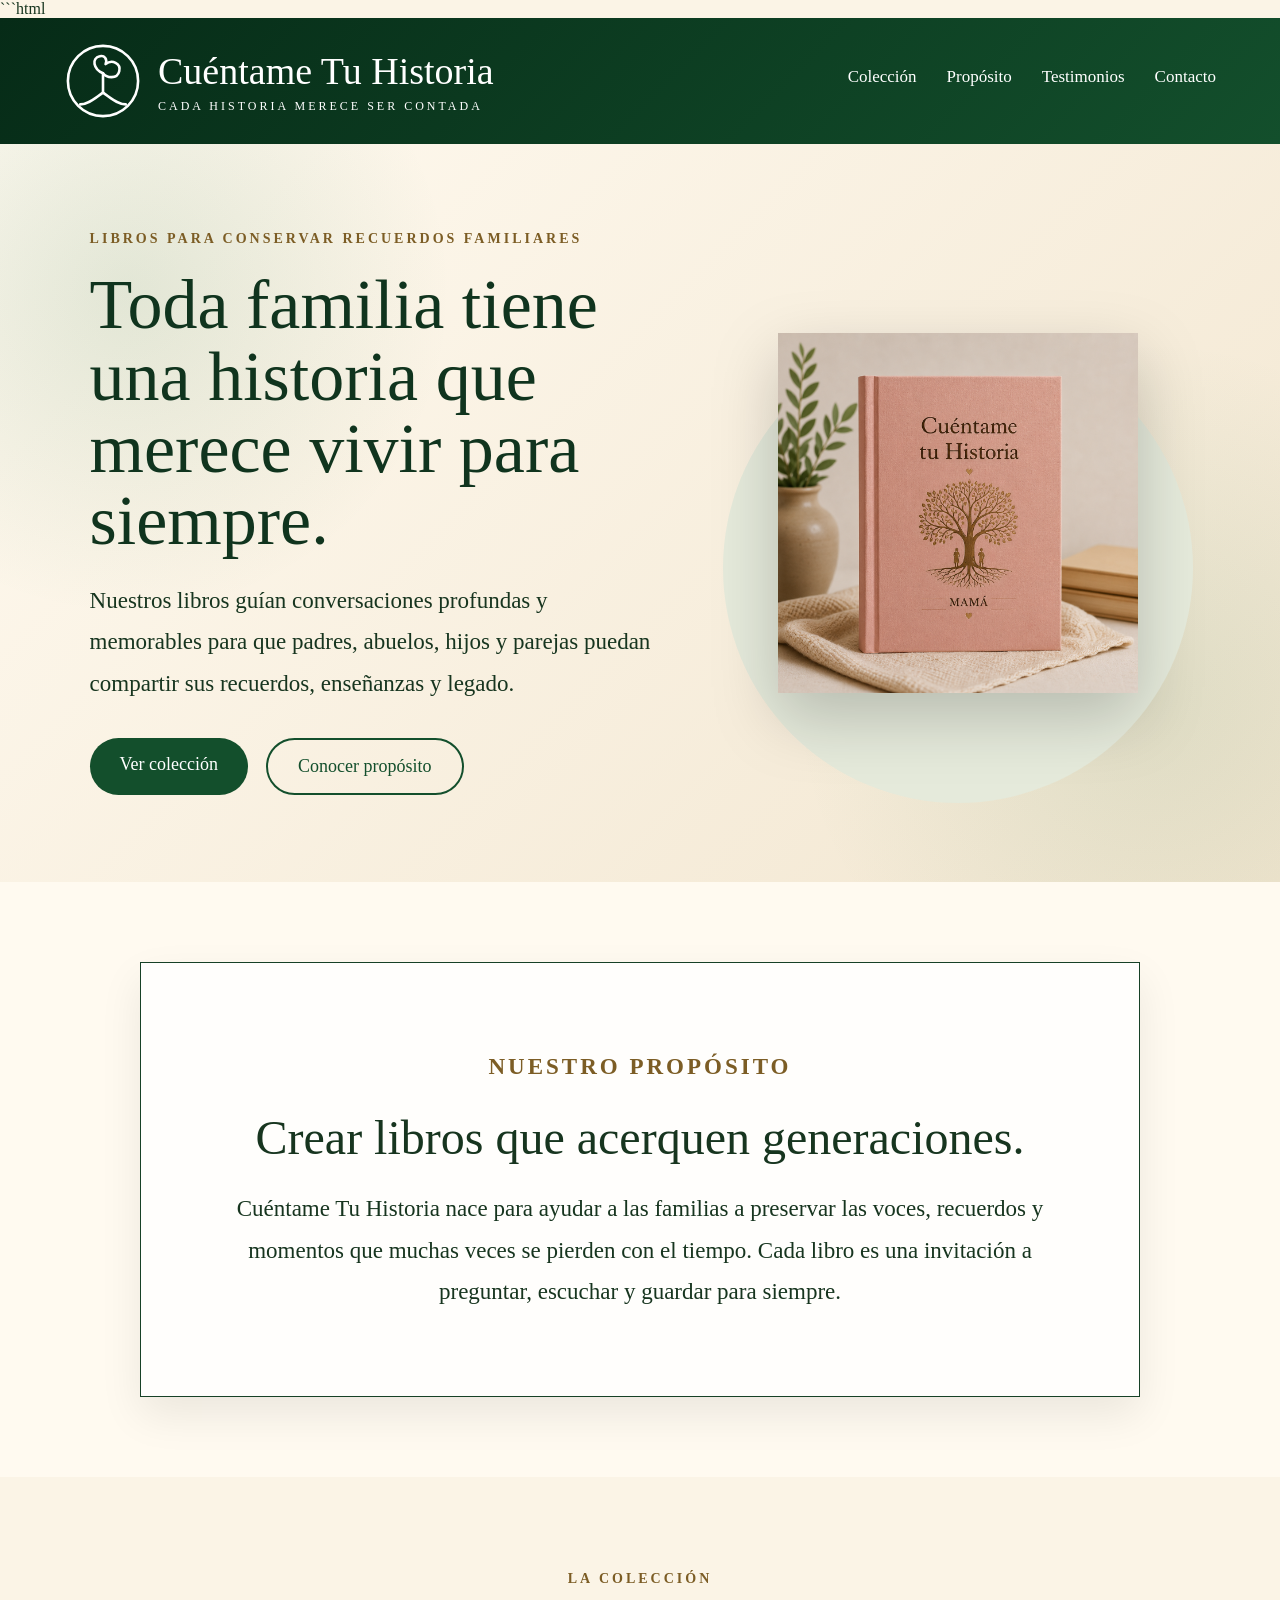
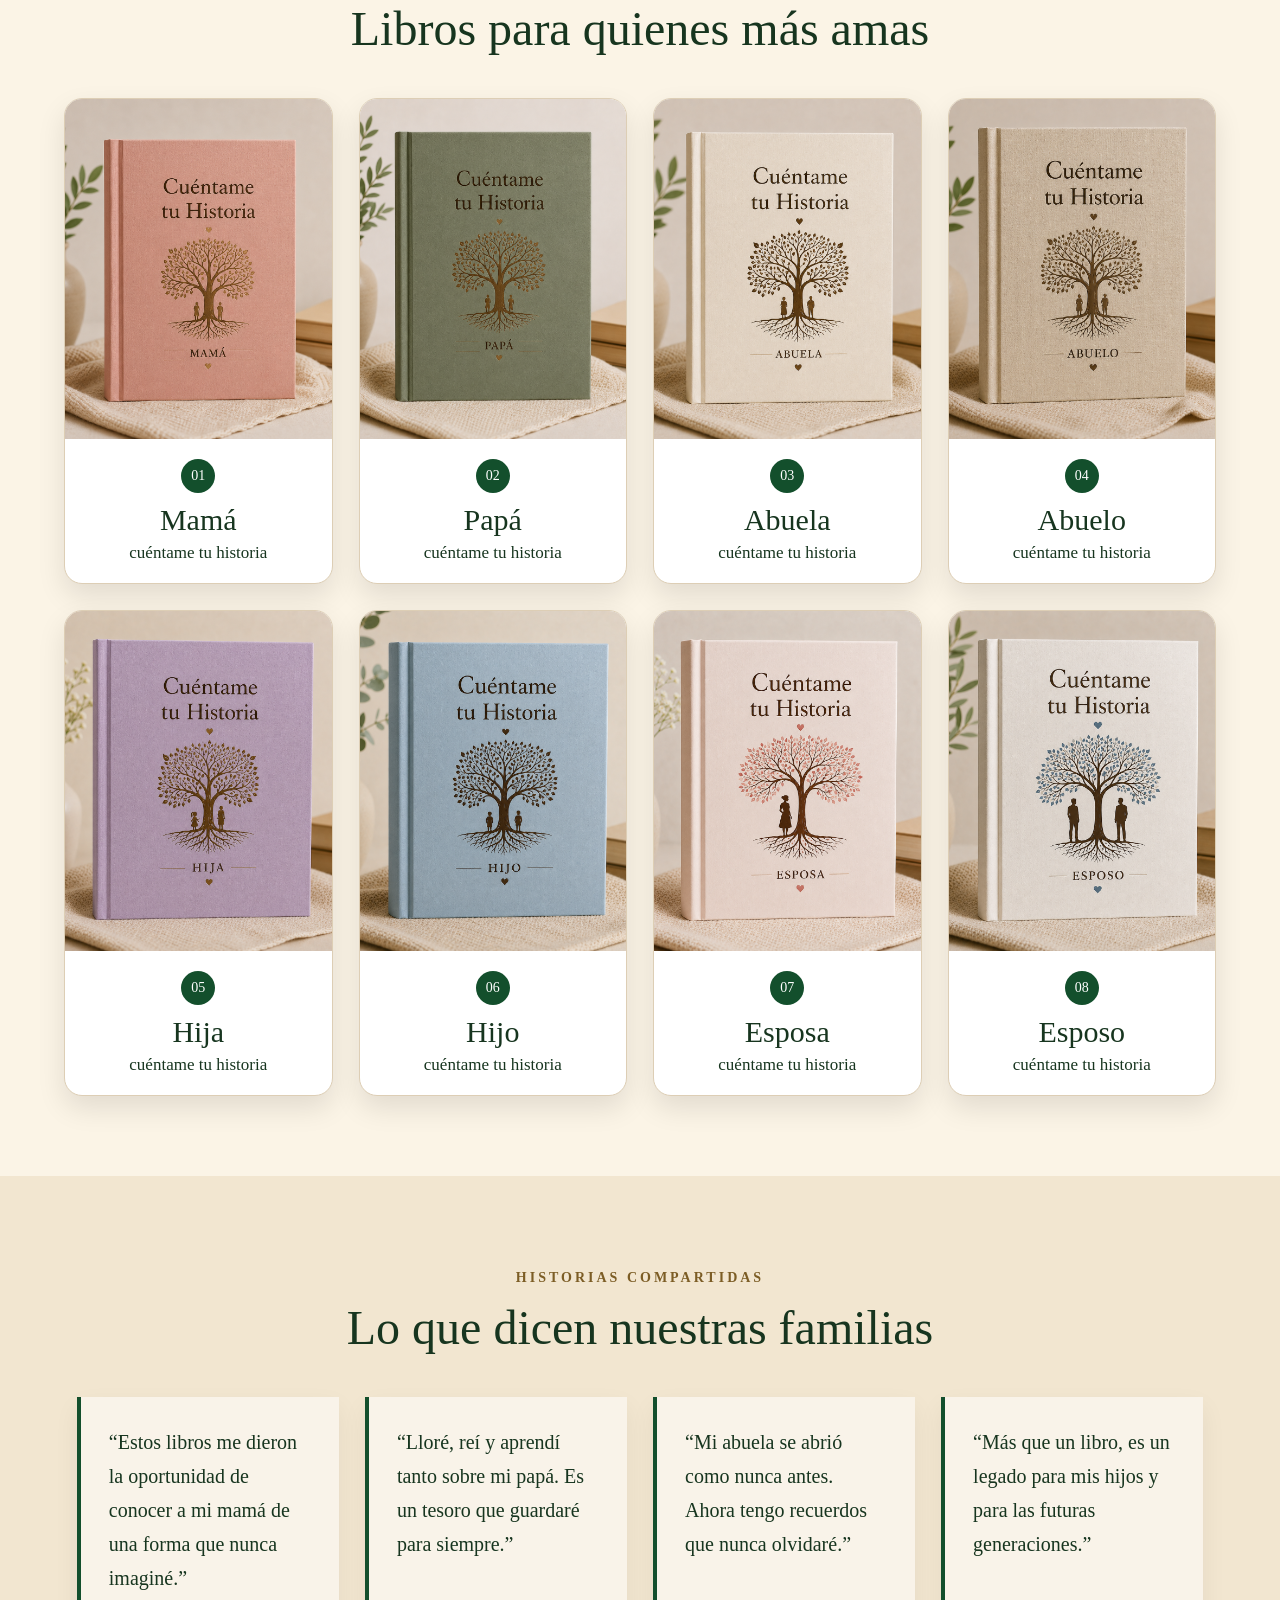
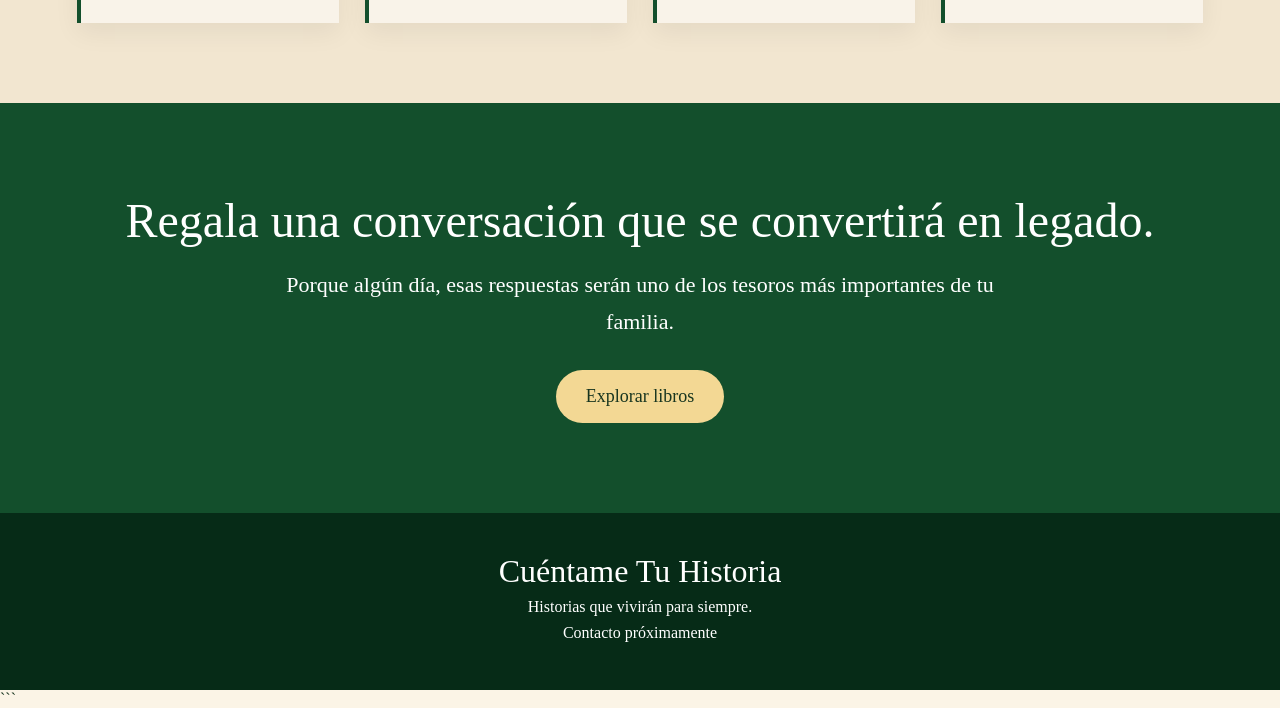
<file: index.html>
```html
<!DOCTYPE html>
<html lang="es">
<head>
  <meta charset="UTF-8">
  <meta name="viewport" content="width=device-width, initial-scale=1.0">

  <title>Cuéntame Tu Historia</title>

  <link rel="stylesheet" href="style.css">

<link rel="icon" type="image/svg+xml" href="data:image/svg+xml,%3Csvg xmlns='http://www.w3.org/2000/svg' viewBox='0 0 100 100'%3E%3Ctext y='.9em' font-size='90'%3E🌳%3C/text%3E%3C/svg%3E">

</head>

<body>

<header class="site-header">

  <a href="#inicio" class="brand">

    <div class="brand-mark">
      <svg viewBox="0 0 120 120" aria-hidden="true">
        <circle cx="60" cy="60" r="54"></circle>
        <path d="M60 78V48"></path>
        <path d="M60 48C45 42 42 25 55 22C62 20 67 26 64 34C74 26 88 33 85 45C82 58 65 55 60 48Z"></path>
        <path d="M60 78C48 86 38 96 25 96"></path>
        <path d="M60 78C72 86 82 96 95 96"></path>
      </svg>
    </div>

    <div class="brand-copy">
      <h1>Cuéntame Tu Historia</h1>
      <p>Cada historia merece ser contada</p>
    </div>

  </a>

  <nav class="main-nav">
    <a href="#coleccion">Colección</a>
    <a href="#proposito">Propósito</a>
    <a href="#testimonios">Testimonios</a>
    <a href="#contacto">Contacto</a>
  </nav>

</header>

<main id="inicio">

  <section class="hero">

    <div class="hero-copy">

      <span>Libros para conservar recuerdos familiares</span>

      <h2>
        Toda familia tiene una historia que merece vivir para siempre.
      </h2>

      <p>
        Nuestros libros guían conversaciones profundas y memorables para que padres,
        abuelos, hijos y parejas puedan compartir sus recuerdos, enseñanzas y legado.
      </p>

      <div class="hero-actions">
        <a href="#coleccion" class="btn primary">Ver colección</a>
        <a href="#proposito" class="btn secondary">Conocer propósito</a>
      </div>

    </div>

    <div class="hero-visual">
      <img
        src="images/Mami Cuentame Tu Historia.png"
        alt="Libro Mamá Cuéntame Tu Historia">
    </div>

  </section>

  <section id="proposito" class="story-section">

    <div class="story-card">

      <p class="eyebrow">Nuestro propósito</p>

      <h2>Crear libros que acerquen generaciones.</h2>

      <p>
        Cuéntame Tu Historia nace para ayudar a las familias a preservar las voces,
        recuerdos y momentos que muchas veces se pierden con el tiempo. Cada libro
        es una invitación a preguntar, escuchar y guardar para siempre.
      </p>

    </div>

  </section>

  <section id="coleccion" class="collection-section">

    <div class="section-heading">
      <p>La colección</p>
      <h2>Libros para quienes más amas</h2>
    </div>

    <div class="products-grid">

      <a href="mama.html" class="product-card product-link">
        <img
          src="images/Mami Cuentame Tu Historia.png"
          alt="Mamá Cuéntame Tu Historia">

        <div>
          <span>01</span>
          <h3>Mamá</h3>
          <p>cuéntame tu historia</p>
        </div>
      </a>

      <a href="papa.html" class="product-card product-link">
        <img
          src="images/Papi Cuentame Tu Historia.png"
          alt="Papá Cuéntame Tu Historia">

        <div>
          <span>02</span>
          <h3>Papá</h3>
          <p>cuéntame tu historia</p>
        </div>
      </a>

      <a href="abuela.html" class="product-card product-link">
        <img
          src="images/Abuela Cuentame Tu Historia.png"
          alt="Abuela Cuéntame Tu Historia">

        <div>
          <span>03</span>
          <h3>Abuela</h3>
          <p>cuéntame tu historia</p>
        </div>
      </a>

      <a href="abuelo.html" class="product-card product-link">
        <img
          src="images/Abuelo Cuentame Tu Historia.png"
          alt="Abuelo Cuéntame Tu Historia">

        <div>
          <span>04</span>
          <h3>Abuelo</h3>
          <p>cuéntame tu historia</p>
        </div>
      </a>

      <article class="product-card">
        <img
          src="images/Hija Cuentame Tu Historia.png"
          alt="Hija Cuéntame Tu Historia">

        <div>
          <span>05</span>
          <h3>Hija</h3>
          <p>cuéntame tu historia</p>
        </div>
      </article>

      <article class="product-card">
        <img
          src="images/Hijo Cuentame Tu Historia.png"
          alt="Hijo Cuéntame Tu Historia">

        <div>
          <span>06</span>
          <h3>Hijo</h3>
          <p>cuéntame tu historia</p>
        </div>
      </article>

      <article class="product-card">
        <img
          src="images/Esposa Cuentame Tu Historia.png"
          alt="Esposa Cuéntame Tu Historia">

        <div>
          <span>07</span>
          <h3>Esposa</h3>
          <p>cuéntame tu historia</p>
        </div>
      </article>

      <article class="product-card">
        <img
          src="images/Esposo Cuentame Tu Historia.png"
          alt="Esposo Cuéntame Tu Historia">

        <div>
          <span>08</span>
          <h3>Esposo</h3>
          <p>cuéntame tu historia</p>
        </div>
      </article>

    </div>

  </section>

  <section id="testimonios" class="testimonials-section">

    <div class="section-heading">
      <p>Historias compartidas</p>
      <h2>Lo que dicen nuestras familias</h2>
    </div>

    <div class="testimonials-grid">

      <blockquote>
        “Estos libros me dieron la oportunidad de conocer a mi mamá de una forma que nunca imaginé.”
      </blockquote>

      <blockquote>
        “Lloré, reí y aprendí tanto sobre mi papá. Es un tesoro que guardaré para siempre.”
      </blockquote>

      <blockquote>
        “Mi abuela se abrió como nunca antes. Ahora tengo recuerdos que nunca olvidaré.”
      </blockquote>

      <blockquote>
        “Más que un libro, es un legado para mis hijos y para las futuras generaciones.”
      </blockquote>

    </div>

  </section>

  <section class="final-cta">

    <h2>
      Regala una conversación que se convertirá en legado.
    </h2>

    <p>
      Porque algún día, esas respuestas serán uno de los tesoros más importantes de tu familia.
    </p>

    <a href="#coleccion" class="btn primary">
      Explorar libros
    </a>

  </section>

</main>

<footer id="contacto">

  <h3>Cuéntame Tu Historia</h3>

  <p>Historias que vivirán para siempre.</p>

  <p>Contacto próximamente</p>

</footer>

</body>
</html>
```
</file>
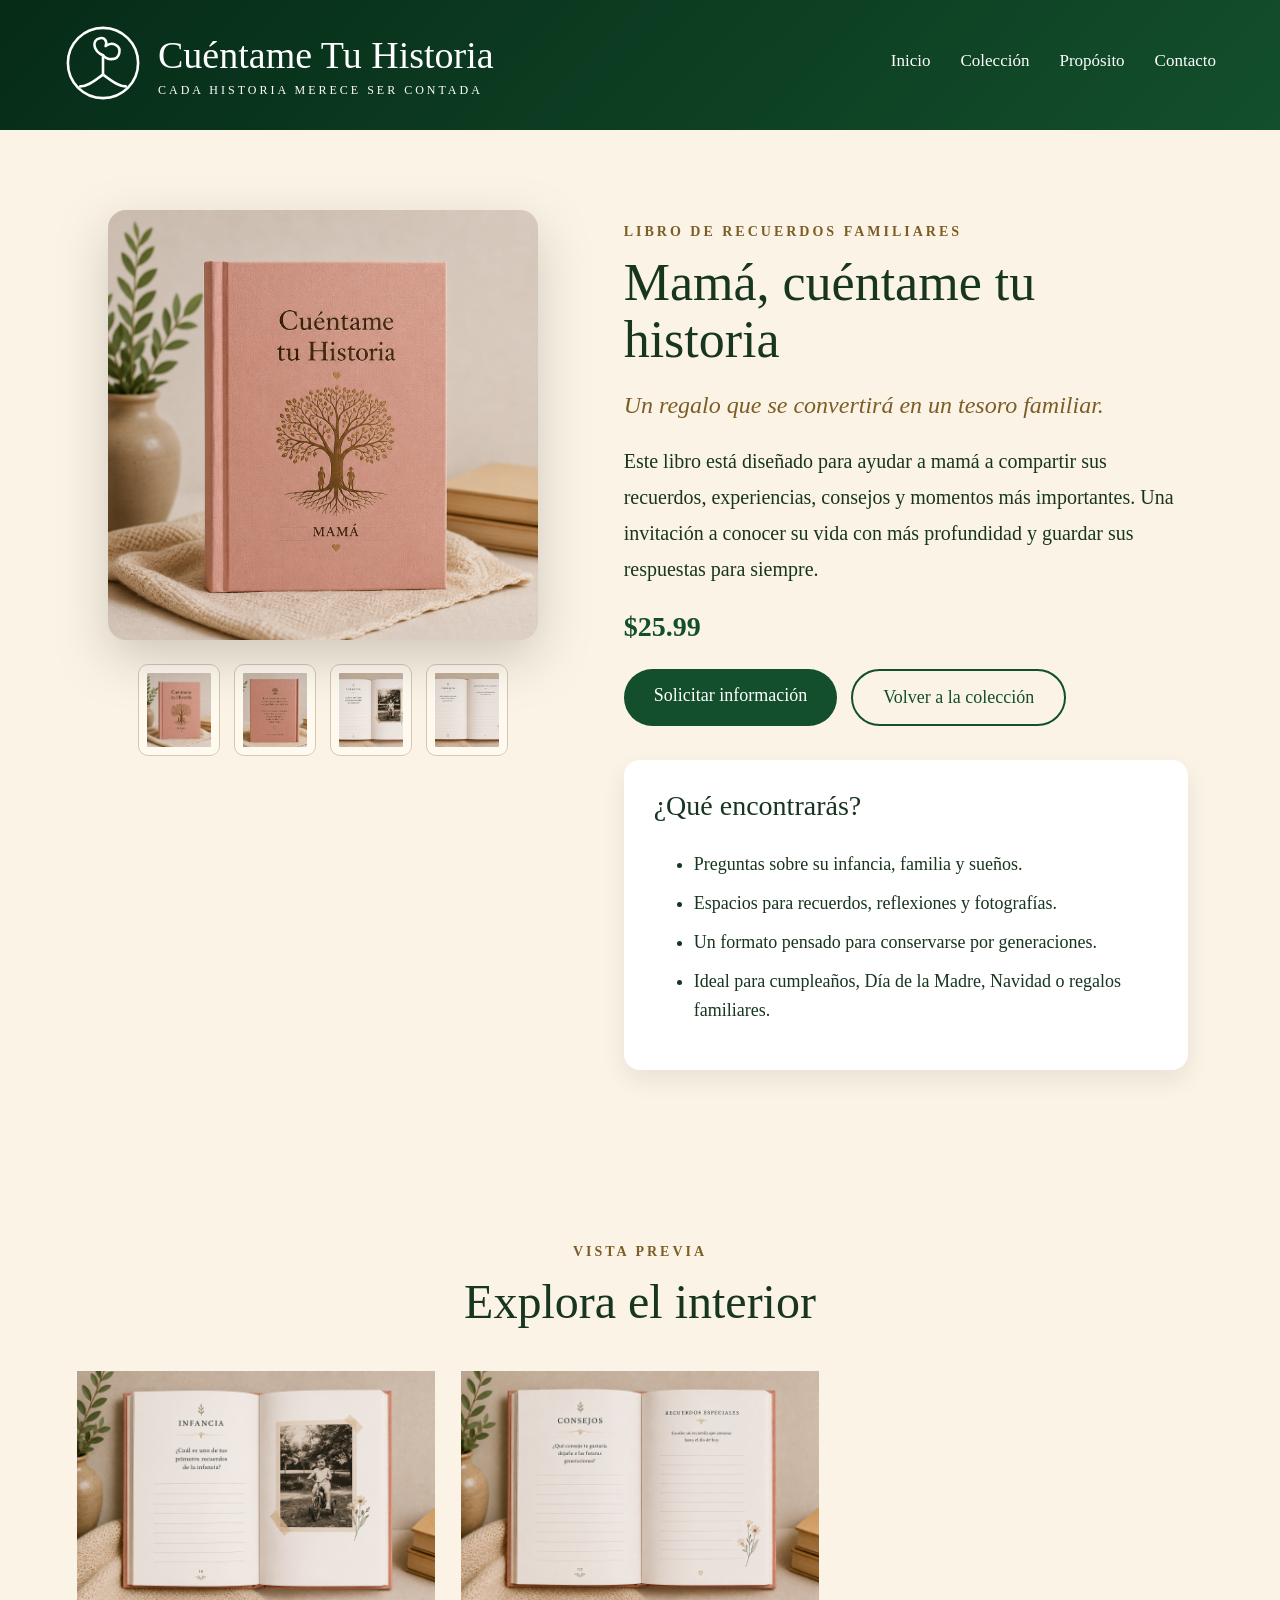
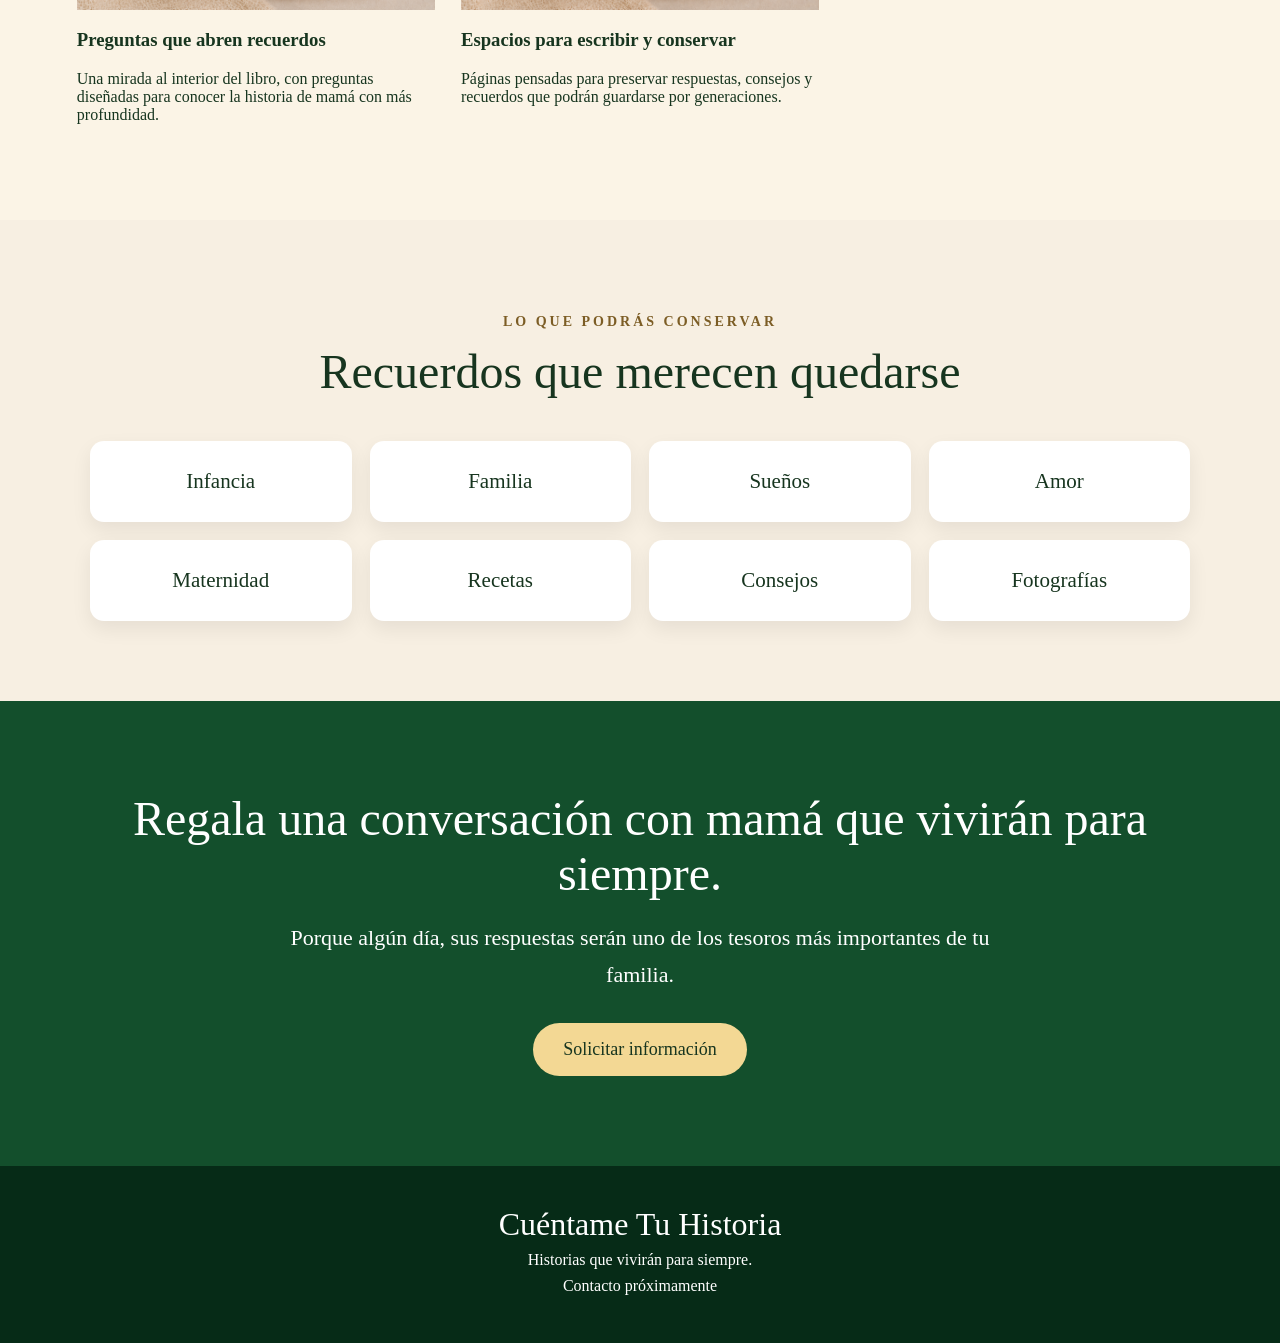
<file: mama.html>
<!DOCTYPE html>
<html lang="es">
<head>
  <meta charset="UTF-8">
  <meta name="viewport" content="width=device-width, initial-scale=1.0">
  <title>Mamá, Cuéntame Tu Historia</title>
  <link rel="stylesheet" href="style.css">
  <link rel="icon" href='data:image/svg+xml,
<svg xmlns="http://www.w3.org/2000/svg" viewBox="0 0 100 100">
<text y=".9em" font-size="90">🌳</text>
</svg>'>
</head>

<body>

<header class="site-header">
  <a href="index.html" class="brand">
    <div class="brand-mark">
      <svg viewBox="0 0 120 120" aria-hidden="true">
        <circle cx="60" cy="60" r="54"></circle>
        <path d="M60 78V48"></path>
        <path d="M60 48C45 42 42 25 55 22C62 20 67 26 64 34C74 26 88 33 85 45C82 58 65 55 60 48Z"></path>
        <path d="M60 78C48 86 38 96 25 96"></path>
        <path d="M60 78C72 86 82 96 95 96"></path>
      </svg>
    </div>

    <div class="brand-copy">
      <h1>Cuéntame Tu Historia</h1>
      <p>Cada historia merece ser contada</p>
    </div>
  </a>

  <nav class="main-nav">
    <a href="index.html">Inicio</a>
    <a href="index.html#coleccion">Colección</a>
    <a href="index.html#proposito">Propósito</a>
    <a href="index.html#contacto">Contacto</a>
  </nav>
</header>

<main>

<section class="product-page">

  <div class="product-gallery">

    <img id="mainProductImage"
         class="main-product-image"
         src="images/Mami Cuentame Tu Historia.png"
         alt="Mamá Cuéntame Tu Historia">

<div class="thumbnail-row">

  <img class="active-thumb"
       src="images/Mami Cuentame Tu Historia.png"
       alt="Portada"
       onclick="changeProductImage(this, 'images/Mami Cuentame Tu Historia.png')">

  <img src="images/Mama Historia Back.png"
       alt="Contraportada"
       onclick="changeProductImage(this, 'images/Mama Historia Back.png')">

  <img src="images/Mama Historia Inside.png"
       alt="Vista interior"
       onclick="changeProductImage(this, 'images/Mama Historia Inside.png')">

  <img src="images/Mama Historia Writing.png"
       alt="Página de escritura"
       onclick="changeProductImage(this, 'images/Mama Historia Writing.png')">

</div>

    </div>

  </div>

  <div class="product-details">

    <p class="eyebrow">Libro de recuerdos familiares</p>

    <h2>Mamá, cuéntame tu historia</h2>

    <p class="product-subtitle">
      Un regalo que se convertirá en un tesoro familiar.
    </p>

    <p class="product-description">
      Este libro está diseñado para ayudar a mamá a compartir sus recuerdos,
      experiencias, consejos y momentos más importantes. Una invitación a conocer
      su vida con más profundidad y guardar sus respuestas para siempre.
    </p>

    <div class="product-price">
     $25.99
    </div>

    <div class="product-actions">
      <a href="#" class="btn primary">Solicitar información</a>
      <a href="index.html#coleccion" class="btn secondary">Volver a la colección</a>
    </div>

    <div class="product-highlights">
      <h3>¿Qué encontrarás?</h3>

      <ul>
        <li>Preguntas sobre su infancia, familia y sueños.</li>
        <li>Espacios para recuerdos, reflexiones y fotografías.</li>
        <li>Un formato pensado para conservarse por generaciones.</li>
        <li>Ideal para cumpleaños, Día de la Madre, Navidad o regalos familiares.</li>
      </ul>
    </div>

  </div>

</section>

<section class="inside-preview">

  <div class="section-heading">
    <p>Vista previa</p>
    <h2>Explora el interior</h2>
  </div>

  <div class="preview-pages">

    <div class="preview-image-card">
      <img src="images/Mama Historia Inside.png"
           alt="Vista interior del libro Mamá Cuéntame Tu Historia">

      <h3>Preguntas que abren recuerdos</h3>

      <p>
        Una mirada al interior del libro, con preguntas diseñadas para conocer
        la historia de mamá con más profundidad.
      </p>
    </div>

    <div class="preview-image-card">
      <img src="images/Mama Historia Writing.png"
           alt="Página de escritura del libro Mamá Cuéntame Tu Historia">

      <h3>Espacios para escribir y conservar</h3>

      <p>
        Páginas pensadas para preservar respuestas, consejos y recuerdos que
        podrán guardarse por generaciones.
      </p>
    </div>

  </div>

</section>

<section class="memories-section">

  <div class="section-heading">
    <p>Lo que podrás conservar</p>
    <h2>Recuerdos que merecen quedarse</h2>
  </div>

  <div class="memory-grid">

    <div>Infancia</div>
    <div>Familia</div>
    <div>Sueños</div>
    <div>Amor</div>
    <div>Maternidad</div>
    <div>Recetas</div>
    <div>Consejos</div>
    <div>Fotografías</div>

  </div>

</section>

<section class="final-cta">

  <h2>Regala una conversación con mamá que vivirán para siempre.</h2>

  <p>
    Porque algún día, sus respuestas serán uno de los tesoros más importantes de tu familia.
  </p>

  <a href="#" class="btn primary">Solicitar información</a>

</section>

</main>

<footer id="contacto">
  <h3>Cuéntame Tu Historia</h3>
  <p>Historias que vivirán para siempre.</p>
  <p>Contacto próximamente</p>
</footer>

<script src="script.jss"></script>

</body>
</html>
</file>
<file: style.css>
* {
  box-sizing: border-box;
}

html {
  scroll-behavior: smooth;
}

body {
  margin: 0;
  font-family: Georgia, "Times New Roman", serif;
  background: #fbf4e6;
  color: #17351f;
}

img {
  max-width: 100%;
  display: block;
}

a {
  color: inherit;
  text-decoration: none;
}

/* HEADER */

.site-header {
  background: linear-gradient(135deg, #062b17, #134f2c);
  color: white;
  padding: 24px 5%;
  display: flex;
  justify-content: space-between;
  align-items: center;
  gap: 28px;
  flex-wrap: wrap;
}

.brand {
  display: flex;
  align-items: center;
  gap: 16px;
}

.brand-mark svg {
  width: 78px;
  height: 78px;
}

.brand-mark circle,
.brand-mark path {
  fill: none;
  stroke: white;
  stroke-width: 4;
  stroke-linecap: round;
  stroke-linejoin: round;
}

.brand-copy h1 {
  margin: 0;
  font-size: 38px;
  font-weight: normal;
}

.brand-copy p {
  margin: 6px 0 0;
  text-transform: uppercase;
  letter-spacing: 3px;
  font-size: 12px;
}

.main-nav {
  display: flex;
  gap: 30px;
  flex-wrap: wrap;
}

.main-nav a {
  color: white;
  font-size: 17px;
  border-bottom: 2px solid transparent;
  padding-bottom: 7px;
}

.main-nav a:hover {
  border-bottom-color: white;
}

/* BUTTONS */

.btn {
  display: inline-block;
  padding: 16px 30px;
  border-radius: 999px;
  font-size: 18px;
  transition: 0.3s ease;
}

.primary {
  background: #134f2c;
  color: white;
}

.primary:hover {
  background: #1d6a3a;
  transform: translateY(-3px);
}

.secondary {
  border: 2px solid #134f2c;
  color: #134f2c;
}

.secondary:hover {
  background: #134f2c;
  color: white;
}

/* HOMEPAGE HERO */

.hero {
  min-height: 82vh;
  padding: 80px 7%;
  display: grid;
  grid-template-columns: 1.1fr 0.9fr;
  gap: 70px;
  align-items: center;
  background:
    radial-gradient(circle at 10% 20%, rgba(31,107,53,0.12), transparent 25%),
    radial-gradient(circle at 90% 75%, rgba(31,107,53,0.10), transparent 28%),
    linear-gradient(135deg, #fffaf0, #f2e6d0);
}

.hero-copy span,
.eyebrow,
.section-heading p {
  color: #7c5d25;
  text-transform: uppercase;
  letter-spacing: 3px;
  font-size: 14px;
  font-weight: bold;
}

.hero-copy h2 {
  font-size: 70px;
  line-height: 1.03;
  font-weight: normal;
  margin: 22px 0;
  color: #10341e;
}

.hero-copy p {
  font-size: 23px;
  line-height: 1.8;
  max-width: 680px;
}

.hero-actions {
  display: flex;
  gap: 18px;
  flex-wrap: wrap;
  margin-top: 34px;
}

.hero-visual {
  display: flex;
  justify-content: center;
  position: relative;
}

.hero-visual::before {
  content: "";
  position: absolute;
  width: 470px;
  height: 470px;
  background: #e5eadb;
  border-radius: 50%;
  z-index: 0;
}

.hero-visual img {
  width: 360px;
  max-width: 90%;
  position: relative;
  z-index: 1;
  filter: drop-shadow(0 24px 32px rgba(0,0,0,0.2));
  transition: 0.4s ease;
}

.hero-visual img:hover {
  transform: rotate(-2deg) scale(1.04);
}

/* STORY / PURPOSE */

.story-section {
  padding: 80px 7%;
  background: #fffaf0;
}

.story-card {
  max-width: 1000px;
  margin: auto;
  padding: 60px 8%;
  border: 1px solid #174126;
  background: rgba(255,255,255,0.8);
  text-align: center;
  box-shadow: 0 18px 40px rgba(0,0,0,0.08);
}

.story-card h2 {
  font-size: 48px;
  font-weight: normal;
  margin: 15px 0;
}

.story-card p {
  font-size: 23px;
  line-height: 1.8;
}

/* COLLECTION */

.collection-section {
  padding: 80px 5%;
}

.section-heading {
  text-align: center;
  margin-bottom: 42px;
}

.section-heading h2 {
  margin: 10px 0 0;
  font-size: 48px;
  font-weight: normal;
}

.products-grid {
  max-width: 1320px;
  margin: auto;
  display: grid;
  grid-template-columns: repeat(4, 1fr);
  gap: 26px;
}

.product-card {
  background: white;
  border: 1px solid #ddceb5;
  border-radius: 18px;
  overflow: hidden;
  box-shadow: 0 12px 28px rgba(0,0,0,0.10);
  transition: 0.35s ease;
}

.product-card:hover {
  transform: translateY(-9px) rotate(-1deg);
  box-shadow: 0 22px 42px rgba(0,0,0,0.16);
}

.product-card img {
  width: 100%;
  height: 340px;
  object-fit: cover;
}

.product-card div {
  text-align: center;
  padding: 20px;
}

.product-card span {
  display: inline-flex;
  width: 34px;
  height: 34px;
  background: #134f2c;
  color: white;
  border-radius: 50%;
  align-items: center;
  justify-content: center;
  font-size: 14px;
  margin-bottom: 10px;
}

.product-card h3 {
  margin: 0;
  font-size: 30px;
  font-weight: normal;
  color: #17351f;
}

.product-card p {
  margin: 6px 0 0;
  font-size: 17px;
  color: #17351f;
}

/* PRODUCT PAGE */

.product-page {
  max-width: 1250px;
  margin: 80px auto;
  padding: 0 6%;
  display: grid;
  grid-template-columns: 0.9fr 1.1fr;
  gap: 70px;
  align-items: start;
}

.product-gallery {
  position: sticky;
  top: 40px;
}

.main-product-image {
  width: 100%;
  max-width: 430px;
  margin: 0 auto;
  border-radius: 18px;
  filter: drop-shadow(0 18px 26px rgba(0,0,0,0.18));
  transition: opacity 0.25s ease;
}

.thumbnail-row {
  display: flex;
  justify-content: center;
  gap: 14px;
  margin-top: 24px;
  flex-wrap: wrap;
}

.thumbnail-row img,
.preview-thumb {
  width: 82px;
  height: 92px;
  object-fit: cover;
  border-radius: 10px;
  cursor: pointer;
  border: 1px solid #d6c7ad;
  background: #fffaf0;
  display: flex;
  align-items: center;
  justify-content: center;
  text-align: center;
  padding: 8px;
  font-size: 14px;
  color: #17351f;
  transition: 0.25s ease;
}

.thumbnail-row img:hover,
.preview-thumb:hover {
  transform: translateY(-4px);
  border-color: #134f2c;
  background: #f4ead8;
}

.product-details {
  max-width: 620px;
}

.product-details h2 {
  font-size: 52px;
  line-height: 1.1;
  font-weight: normal;
  margin: 12px 0;
}

.product-subtitle {
  font-size: 24px;
  color: #7c5d25;
  font-style: italic;
}

.product-description {
  font-size: 20px;
  line-height: 1.8;
}

.product-price {
  font-size: 28px;
  color: #134f2c;
  font-weight: bold;
  margin: 24px 0;
}

.product-actions {
  display: flex;
  gap: 14px;
  flex-wrap: wrap;
  margin: 26px 0 34px;
}

.product-highlights {
  background: white;
  border-radius: 16px;
  padding: 30px;
  box-shadow: 0 10px 24px rgba(0,0,0,0.08);
}

.product-highlights h3 {
  margin-top: 0;
  font-size: 28px;
  font-weight: normal;
}

.product-highlights li {
  font-size: 18px;
  line-height: 1.6;
  margin-bottom: 10px;
}

/* PREVIEW */

.inside-preview,
.memories-section {
  padding: 80px 6%;
}

.preview-pages {
  max-width: 1150px;
  margin: 40px auto 0;
  display: grid;
  grid-template-columns: repeat(3, 1fr);
  gap: 26px;
}

.sample-page {
  background: white;
  padding: 34px;
  min-height: 330px;
  border-radius: 14px;
  box-shadow: 0 12px 28px rgba(0,0,0,0.08);
}

.sample-page h3 {
  font-size: 26px;
  font-weight: normal;
  margin-top: 0;
}

.sample-page p {
  font-size: 19px;
  line-height: 1.7;
}

.writing-lines {
  margin-top: 30px;
  height: 120px;
  background: repeating-linear-gradient(
    to bottom,
    transparent,
    transparent 28px,
    #ddd 29px
  );
}

/* MEMORY GRID */

.memories-section {
  background: #f7efe2;
}

.memory-grid {
  max-width: 1100px;
  margin: 40px auto 0;
  display: grid;
  grid-template-columns: repeat(4, 1fr);
  gap: 18px;
}

.memory-grid div {
  background: white;
  padding: 28px 18px;
  border-radius: 14px;
  text-align: center;
  font-size: 21px;
  box-shadow: 0 8px 20px rgba(0,0,0,0.07);
}

/* TESTIMONIALS */

.testimonials-section {
  background: #f2e6d0;
  padding: 80px 6%;
}

.testimonials-grid {
  max-width: 1200px;
  margin: auto;
  display: grid;
  grid-template-columns: repeat(4, 1fr);
  gap: 26px;
}

blockquote {
  margin: 0;
  background: rgba(255,255,255,0.55);
  border-left: 4px solid #134f2c;
  padding: 28px;
  font-size: 20px;
  line-height: 1.7;
  box-shadow: 0 10px 24px rgba(0,0,0,0.06);
}

/* FINAL CTA */

.final-cta {
  padding: 90px 8%;
  text-align: center;
  background: #134f2c;
  color: white;
}

.final-cta h2 {
  font-size: 48px;
  font-weight: normal;
  margin: 0 0 18px;
}

.final-cta p {
  font-size: 22px;
  line-height: 1.7;
  max-width: 760px;
  margin: 0 auto 30px;
}

.final-cta .primary {
  background: #f3d894;
  color: #17351f;
}

/* FOOTER */

footer {
  background: #062b17;
  color: white;
  text-align: center;
  padding: 40px 6%;
}

footer h3 {
  font-size: 32px;
  font-weight: normal;
  margin: 0 0 8px;
}

footer p {
  margin: 8px 0;
}

/* RESPONSIVE */

@media (max-width: 1100px) {
  .site-header {
    justify-content: center;
    text-align: center;
  }

  .brand,
  .main-nav,
  .hero-actions {
    justify-content: center;
  }

  .hero {
    grid-template-columns: 1fr;
    text-align: center;
  }

  .hero-copy p {
    margin-left: auto;
    margin-right: auto;
  }

  .product-page {
    grid-template-columns: 1fr;
    gap: 40px;
  }

  .product-gallery {
    position: relative;
    top: auto;
  }

  .product-details {
    max-width: 100%;
  }

  .products-grid,
  .testimonials-grid,
  .memory-grid {
    grid-template-columns: repeat(2, 1fr);
  }

  .preview-pages {
    grid-template-columns: 1fr;
  }
}

@media (max-width: 700px) {
  .brand {
    flex-direction: column;
    text-align: center;
  }

  .brand-copy h1 {
    font-size: 32px;
  }

  .brand-copy p {
    font-size: 11px;
  }

  .main-nav {
    gap: 16px;
  }

  .main-nav a {
    font-size: 15px;
  }

  .hero {
    padding: 55px 6%;
  }

  .hero-copy h2 {
    font-size: 44px;
  }

  .hero-copy p,
  .story-card p,
  .product-description {
    font-size: 20px;
  }

  .hero-visual::before {
    width: 320px;
    height: 320px;
  }

  .hero-visual img {
    width: 270px;
  }

  .story-card {
    padding: 40px 7%;
  }

  .story-card h2,
  .section-heading h2,
  .final-cta h2,
  .product-details h2 {
    font-size: 36px;
  }

  .products-grid,
  .testimonials-grid,
  .memory-grid {
    grid-template-columns: 1fr;
  }

  .product-card img {
    height: 390px;
  }

  .product-actions {
    justify-content: center;
  }

  /* Active product thumbnail */

.thumbnail-row img.active-thumb {
  border: 3px solid #134f2c;
  box-shadow: 0 0 0 4px rgba(19, 79, 44, 0.14);
  transform: translateY(-4px);
}

/* Better product preview image behavior */

.main-product-image {
  background: #fffaf0;
  object-fit: contain;
}

/* Premium interior preview section */

.inside-preview {
  background: #fffaf0;
}

.preview-pages {
  max-width: 1150px;
  margin: 45px auto 0;
  display: grid;
  grid-template-columns: repeat(2, 1fr);
  gap: 34px;
}

.preview-image-card {
  background: white;
  padding: 18px;
  border-radius: 18px;
  box-shadow: 0 14px 34px rgba(0,0,0,0.10);
}

.preview-image-card img {
  width: 100%;
  border-radius: 12px;
}

.preview-image-card h3 {
  font-size: 26px;
  font-weight: normal;
  text-align: center;
  margin: 18px 0 6px;
}

.preview-image-card p {
  text-align: center;
  font-size: 17px;
  line-height: 1.6;
  margin: 0 0 10px;
}

@media (max-width: 800px) {
  .preview-pages {
    grid-template-columns: 1fr;
  }
}
</file>
